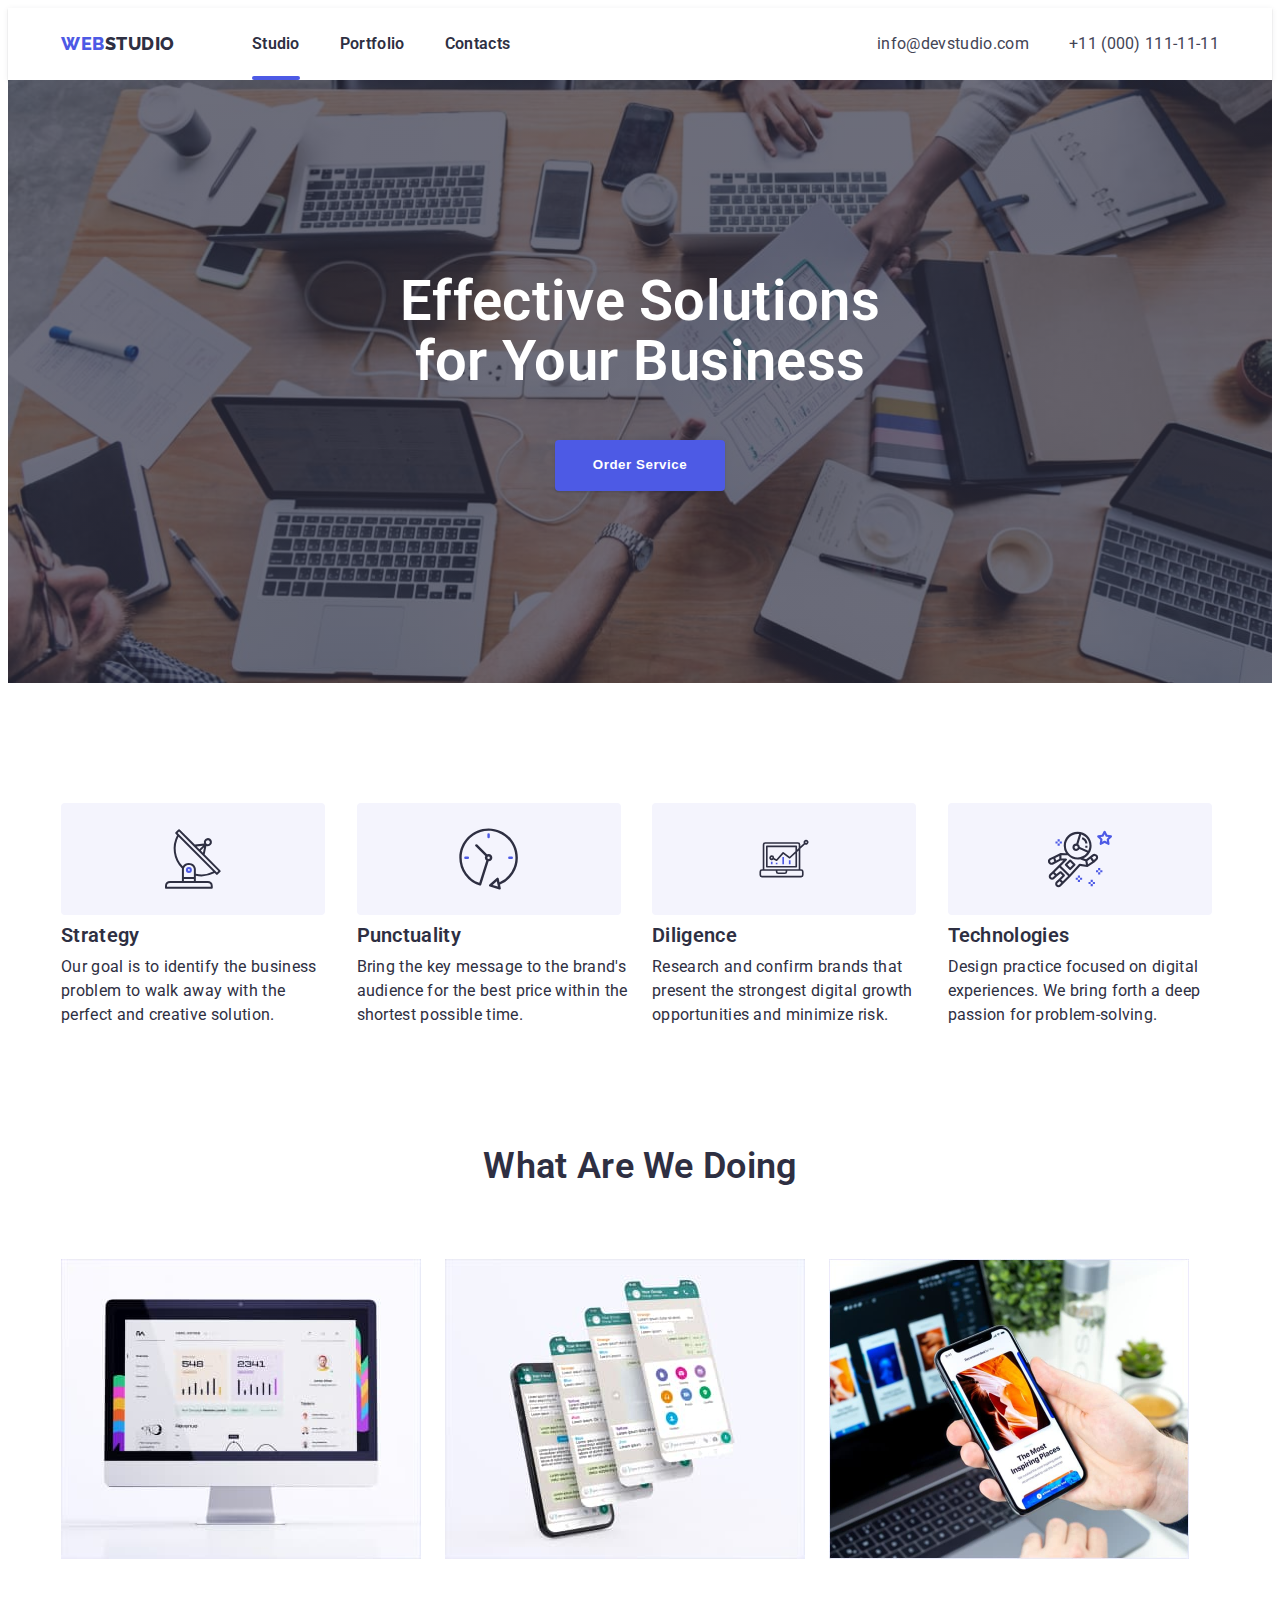
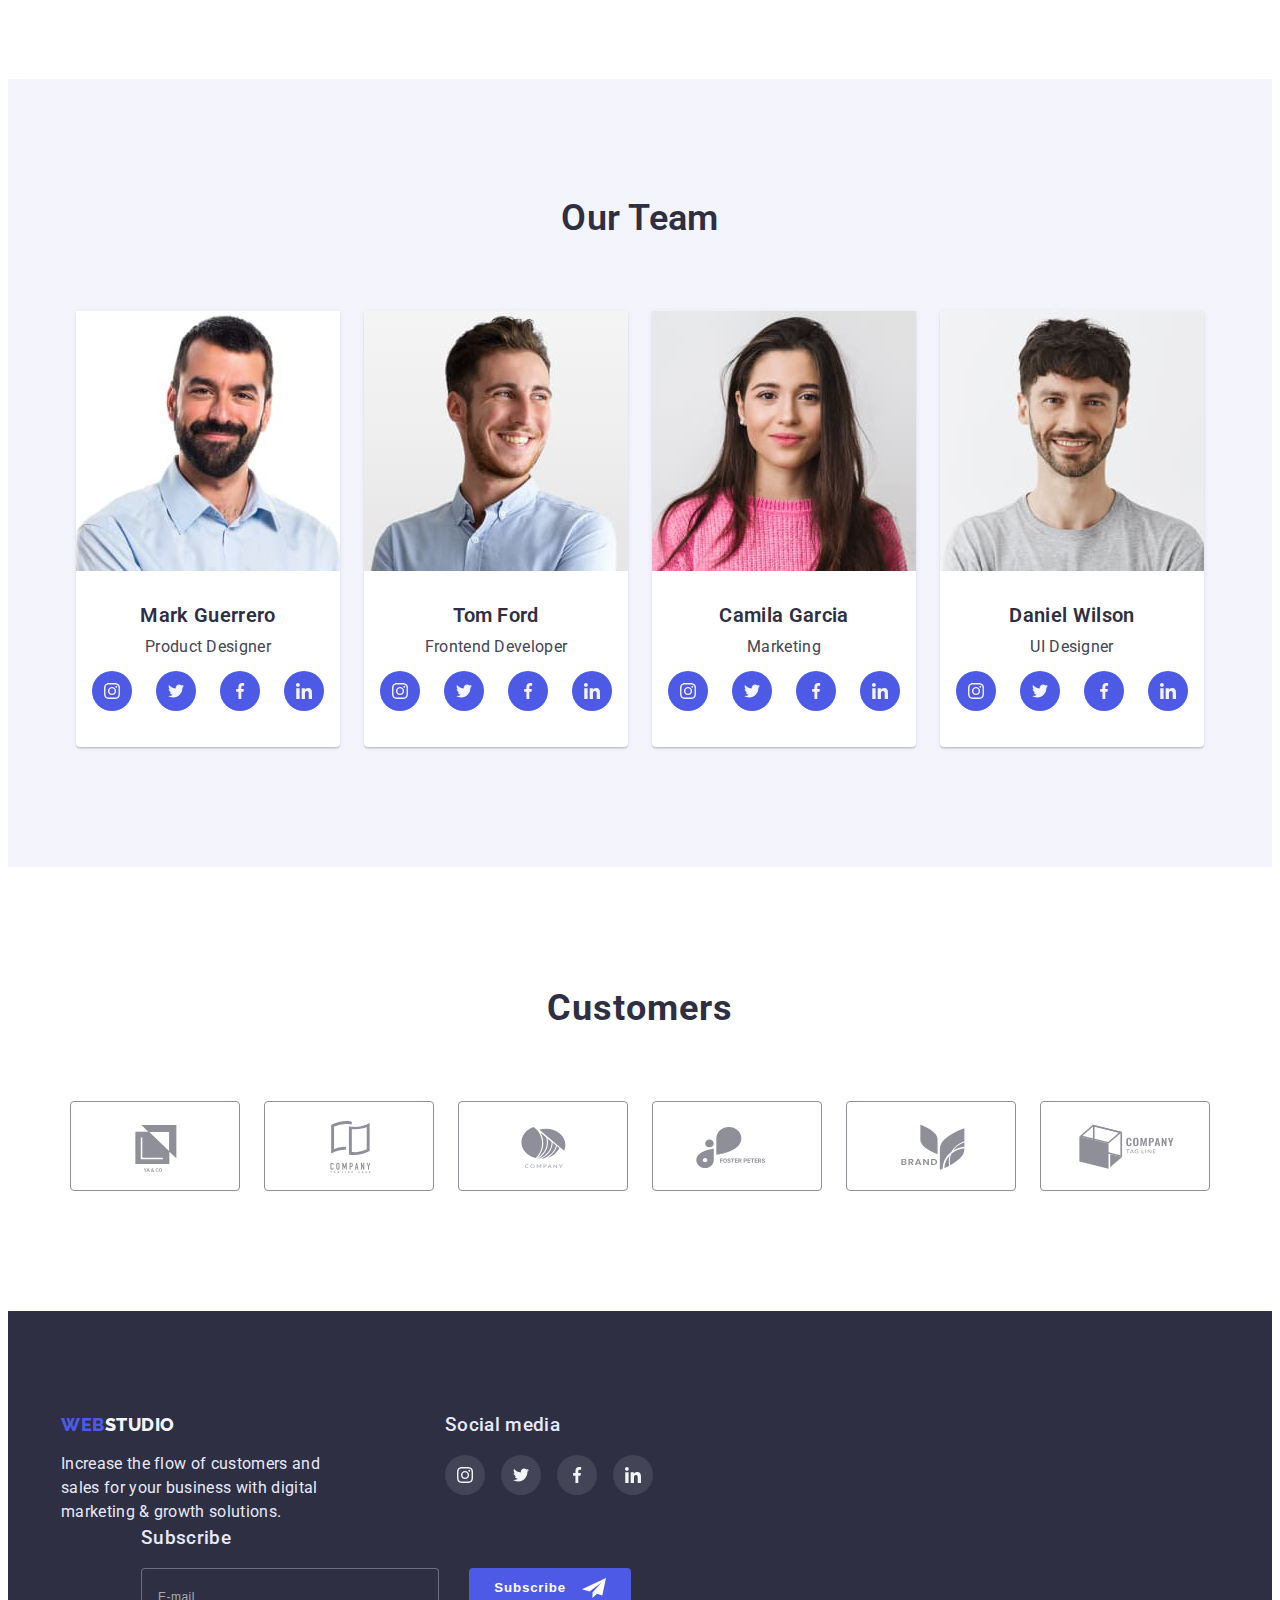
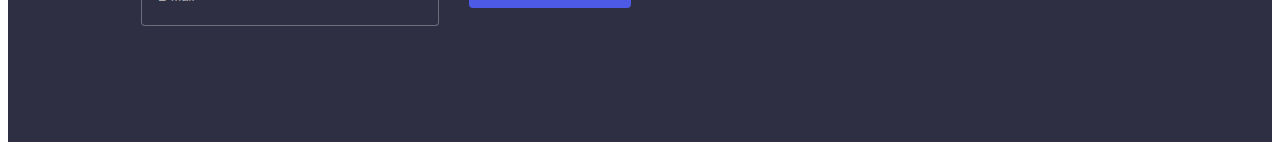
<file: index.html>
<!DOCTYPE html>
<html lang="en">

<head>
	<meta charset="UTF-8">
	<meta http-equiv="X-UA-Compatible" content="IE=edge">
	<meta name="viewport" content="width=device-width, initial-scale=1.0">
	<link rel="preconnect" href="https://fonts.googleapis.com">
	<link rel="preconnect" href="https://fonts.gstatic.com" crossorigin>
	<link href="https://fonts.googleapis.com/css2?family=Raleway:wght@700&family=Roboto:wght@400;500;700;900&display=swap"
		rel="stylesheet">
	<link rel="stylesheet" href="https://cdnjs.cloudflare.com/ajax/libs/modern-normalize/1.1.0/modern-normalize.min.css"
		integrity="sha512-wpPYUAdjBVSE4KJnH1VR1HeZfpl1ub8YT/NKx4PuQ5NmX2tKuGu6U/JRp5y+Y8XG2tV+wKQpNHVUX03MfMFn9Q=="
		crossorigin="anonymous" referrerpolicy="no-referrer">
	<link rel="stylesheet" href="./css/styles.css">
	<title>Студія</title>
</head>

<body>

	<!-- Навигация -->
	<header class="page-header">
		<div class="header container">
			<nav class="page-nav">
				<a href="./index.html" class="logo"><span>Web</span>Studio</a>
				<ul class="nav-items">
					<li class="item">
						<a href="./index.html" class="link current">Studio</a>
					</li>
					<li class="item">
						<a href="./portfolio.html" class="link">Portfolio</a>
					</li>
					<li class="item">
						<a href="" class="link">Contacts</a>
					</li>
				</ul>
				<button type="button" class="mobile-button js-open-menu">
					<svg width="29.54" height="18.62">
						<use href="./images/icons.svg#icon-burger"></use>
					</svg>
				</button>
			</nav>
			<ul class="menu-contacts">
				<li class="item">
					<a href="mailto:info@devstudio.com" class="link">info@devstudio.com</a>
				</li>
				<li class="item">
					<a href="tel:+110001111111" class="link">+11 (000) 111-11-11</a>
				</li>
			</ul>
		</div>
		<div class="mobile-modal js-menu-container">
			<div class="mobile-modal-container">
				<button type="button" class="mobile-button-close js-close-menu">
					<svg width="8" height="8">
						<use href="./images/icons.svg#icon-close"></use>
					</svg>
				</button>
				<ul class="mobile-nav">
					<li class="item">
						<a href="./index.html" class="link">Studio</a>
					</li>
					<li class="item">
						<a href="./portfolio.html" class="link">Portfolio</a>
					</li>
					<li class="item">
						<a href="" class="link active">Contacts</a>
					</li>
				</ul>
				<div>
					<ul class="mobile-contacts">
						<li class="item">
							<a href="tel:+110001111111" class="link mobile">+11 (000) 111-11-11</a>
						</li>
						<li class="item">
							<a href="mailto:info@devstudio.com" class="link email">info@devstudio.com</a>
						</li>
					</ul>
					<ul class="mobile social-icons">
						<li class="item">
							<a class="link" href="">
								<svg class="icon">
									<use href="./images/icons.svg#icon-instagram"></use>
								</svg>
							</a>
						</li>
						<li class="item">
							<a class="link" href="">
								<svg class="icon">
									<use href="./images/icons.svg#icon-twitter"></use>
								</svg>
							</a>
						</li>
						<li class="item">
							<a class="link" href="">
								<svg class="icon">
									<use href="./images/icons.svg#icon-facebook"></use>
								</svg>
							</a>
						</li>
						<li class="item">
							<a class="link" href="">
								<svg class="icon">
									<use href="./images/icons.svg#icon-linkedin"></use>
								</svg>
							</a>
						</li>
					</ul>
				</div>
			</div>
		</div>
	</header>

	<main>
		<!-- Герой -->
		<div class="page-hero">
			<section class="hero container">
				<h1 class="heading">Effective Solutions for Your Business</h1>
				<button data-modal-open class="button" type="button">Order Service</button>
			</section>
		</div>

		<!-- Наши цели -->
		<section class="features-desc section">
			<div class="features-desc container">
				<ul class="features-list">
					<li class="item">
						<div class="feature-icon">
							<svg width="59.72" height="64">
								<use href="./images/icons.svg#icon-antenna"></use>
							</svg>
						</div>
						<h3 class="title">Strategy</h3>
						<p class="text">Our goal is to identify the business
							problem to walk away with the perfect and creative solution.</p>
					</li>
					<li class="item">
						<div class="feature-icon">
							<svg width="61.22" height="64">
								<use href="./images/icons.svg#icon-clock"></use>
							</svg>
						</div>
						<h3 class="title">Punctuality</h3>
						<p class="text">Bring the key message to the brand's audience for the best price within the shortest
							possible
							time.</p>
					</li>
					<li class="item">
						<div class="feature-icon">
							<svg width="64" height="49.09">
								<use href="./images/icons.svg#icon-diagram"></use>
							</svg>
						</div>
						<h3 class="title">Diligence</h3>
						<p class="text">Research and confirm brands that present the strongest digital growth opportunities and
							minimize risk.</p>
					</li>
					<li class="item">
						<div class="feature-icon">
							<svg width="64" height="64">
								<use href="./images/icons.svg#icon-astronaut"></use>
							</svg>
						</div>
						<h3 class="title">Technologies</h3>
						<p class="text">Design practice focused on digital experiences. We bring forth a deep passion for
							problem-solving.</p>
					</li>
				</ul>
			</div>
		</section>

		<!-- Что мы делаем -->
		<section class="features-examples section">
			<div class="features-examples container">
				<h2 class="heading">What Are We Doing</h2>
				<ul class="examples-list">
					<li class="item">
						<img srcset="./images/monitor@2x.jpg 2x" src="./images/monitor.jpg" class="image" width="360" alt="monitor">
					</li>
					<li class="item">
						<img srcset="./images/layers@2x.jpg 2x" src="./images/layers.jpg" class="image" width="360" alt="layers">
					</li>
					<li class="item">
						<img srcset="./images/phone@2x.jpg" src="./images/phone.jpg" class="image" width="360" alt="phone">
					</li>
				</ul>
			</div>
		</section>

		<!-- Наша команда -->
		<section class="team-cards section">
			<div class="team-cards container">
				<h2 class="heading">Our Team</h2>
				<ul class="team-list">
					<li class="item">
						<img srcset="./images/markguerrero@2x.jpg 2x" src="./images/markguerrero.jpg" class="image" width="264"
							alt="Mark Guerrero">
						<div class="team-list block">
							<h3 class="title">Mark Guerrero</h3>
							<p class="text">Product Designer</p>
							<div class="social-icons">
								<ul class="list">
									<li class="item">
										<a class="link" href="">
											<svg class="icon">
												<use href="./images/icons.svg#icon-instagram"></use>
											</svg>
										</a>
									</li>
									<li class="item">
										<a class="link" href="">
											<svg class="icon">
												<use href="./images/icons.svg#icon-twitter"></use>
											</svg>
										</a>
									</li>
									<li class="item">
										<a class="link" href="">
											<svg class="icon">
												<use href="./images/icons.svg#icon-facebook"></use>
											</svg>
										</a>
									</li>
									<li class="item">
										<a class="link" href="">
											<svg class="icon">
												<use href="./images/icons.svg#icon-linkedin"></use>
											</svg>
										</a>
									</li>
								</ul>
							</div>
						</div>
					</li>
					<li class="item">
						<img srcset="./images/tomford@2x.jpg 2x" src="./images/tomford.jpg" class="image" width="264"
							alt="Tom Ford">
						<div class="team-list block">
							<h3 class="title">Tom Ford</h3>
							<p class="text">Frontend Developer</p>
							<div class="social-icons">
								<ul class="list">
									<li class="item">
										<a class="link" href="">
											<svg class="icon">
												<use href="./images/icons.svg#icon-instagram"></use>
											</svg>
										</a>
									</li>
									<li class="item">
										<a class="link" href="">
											<svg class="icon">
												<use href="./images/icons.svg#icon-twitter"></use>
											</svg>
										</a>
									</li>
									<li class="item">
										<a class="link" href="">
											<svg class="icon">
												<use href="./images/icons.svg#icon-facebook"></use>
											</svg>
										</a>
									</li>
									<li class="item">
										<a class="link" href="">
											<svg class="icon">
												<use href="./images/icons.svg#icon-linkedin"></use>
											</svg>
										</a>
									</li>
								</ul>
							</div>
						</div>
					<li class="item">
						<img srcset="./images/camilagarcia@2x.jpg 2x" src="./images/camilagarcia.jpg" class="image" width="264"
							alt="Camila Garcia">
						<div class="team-list block">
							<h3 class="title">Camila Garcia</h3>
							<p class="text">Marketing</p>
							<div class="social-icons">
								<ul class="list">
									<li class="item">
										<a class="link" href="">
											<svg class="icon">
												<use href="./images/icons.svg#icon-instagram"></use>
											</svg>
										</a>
									</li>
									<li class="item">
										<a class="link" href="">
											<svg class="icon">
												<use href="./images/icons.svg#icon-twitter"></use>
											</svg>
										</a>
									</li>
									<li class="item">
										<a class="link" href="">
											<svg class="icon">
												<use href="./images/icons.svg#icon-facebook"></use>
											</svg>
										</a>
									</li>
									<li class="item">
										<a class="link" href="">
											<svg class="icon">
												<use href="./images/icons.svg#icon-linkedin"></use>
											</svg>
										</a>
									</li>
								</ul>
							</div>
						</div>
					<li class="item">
						<img srcset="./images/danielwilson@2x.jpg 2x" src="./images/danielwilson.jpg" class="image" width="264"
							alt="Daniel Wilson">
						<div class="team-list block">
							<h3 class="title">Daniel Wilson</h3>
							<p class="text">UI Designer</p>
							<div class="social-icons">
								<ul class="list">
									<li class="item">
										<a class="link" href="">
											<svg class="icon">
												<use href="./images/icons.svg#icon-instagram"></use>
											</svg>
										</a>
									</li>
									<li class="item">
										<a class="link" href="">
											<svg class="icon">
												<use href="./images/icons.svg#icon-twitter"></use>
											</svg>
										</a>
									</li>
									<li class="item">
										<a class="link" href="">
											<svg class="icon">
												<use href="./images/icons.svg#icon-facebook"></use>
											</svg>
										</a>
									</li>
									<li class="item">
										<a class="link" href="">
											<svg class="icon">
												<use href="./images/icons.svg#icon-linkedin"></use>
											</svg>
										</a>
									</li>
								</ul>
							</div>
						</div>
				</ul>
			</div>
		</section>
		<section class="customers section">
			<div class="customers container">
				<h2 class="heading">Customers</h2>
				<ul class="list">
					<li class="item">
						<a class="link" href="">
							<svg class="icon" width="104" height="56">
								<use href="./images/icons.svg#icon-client1"></use>
							</svg>
						</a>
					</li>
					<li class="item">
						<a class="link" href="">
							<svg class="icon" width="104" height="56">
								<use href="./images/icons.svg#icon-client2"></use>
							</svg>
						</a>
					</li>
					<li class="item">
						<a class="link" href="">
							<svg class="icon" width="104" height="56">
								<use href="./images/icons.svg#icon-client3"></use>
							</svg>
						</a>
					</li>
					<li class="item">
						<a class="link" href="">
							<svg class="icon" width="104" height="56">
								<use href="./images/icons.svg#icon-client4"></use>
							</svg>
						</a>
					</li>
					<li class="item">
						<a class="link" href="">
							<svg class="icon" width="104" height="56">
								<use href="./images/icons.svg#icon-client5"></use>
							</svg>
						</a>
					</li>
					<li class="item">
						<a class="link" href="">
							<svg class="icon" width="104" height="56">
								<use href="./images/icons.svg#icon-client6"></use>
							</svg>
						</a>
					</li>
				</ul>
			</div>
		</section>
	</main>

	<!-- Подвал -->
	<footer class="page-footer section">
		<div class="page-footer container">
			<div class="footer-content">
				<div class="logo-block">
					<a href="" class="logo footer"><span>Web</span>Studio</a>
					<p class="text footer">Increase the flow of customers and sales for your business with digital marketing &
						growth
						solutions.</p>
				</div>
				<div class="social-icons footer">
					<h3 class="title">Social media</h3>
					<ul class="list">
						<li class="item">
							<a class="link" href="">
								<svg class="icon">
									<use href="./images/icons.svg#icon-instagram"></use>
								</svg>
							</a>
						</li>
						<li class="item">
							<a class="link" href="">
								<svg class="icon">
									<use href="./images/icons.svg#icon-twitter"></use>
								</svg>
							</a>
						</li>
						<li class="item">
							<a class="link" href="">
								<svg class="icon">
									<use href="./images/icons.svg#icon-facebook"></use>
								</svg>
							</a>
						</li>
						<li class="item">
							<a class="link" href="">
								<svg class="icon">
									<use href="./images/icons.svg#icon-linkedin"></use>
								</svg>
							</a>
						</li>
					</ul>
				</div>

				<form class="subscribe">
					<h3 class="title">Subscribe</h3>
					<div class="form-field">
						<label class="subscribe-label">
							<input class="subscribe-input" type="email" name="email" id="email" required placeholder="E-mail">
						</label>
						<button class="subscribe-button button" type="submit">Subscribe
							<svg class="icon" width="24" height="20">
								<use href="./images/icons.svg#icon-send"></use>
							</svg>
						</button>
					</div>
				</form>
			</div>
		</div>
	</footer>

	<div class="backdrop is-hidden" data-modal>
		<div class="modal">
			<button data-modal-close class="button-close" type="button">
				<svg class="icon" width="8" height="8">
					<use href="./images/icons.svg#icon-close"></use>
				</svg>
			</button>
			<form class="form">
				<h4 class="title">Leave your contacts and we will call you back</h4>
				<div class="form-field">
					<label>
						<span class="form-label">Name</span>
						<span class="form-input-wrapper">
							<input class="form-input" type="text" name="name" required pattern="[a-zA-Zа-яА-Я]+" minlength="2">
							<svg class="form-icon" width="12" height="12">
								<use href="./images/icons.svg#icon-user"></use>
							</svg>
						</span>
					</label>
				</div>
				<div class="form-field">
					<label>
						<span class="form-label">Phone</span>
						<span class="form-input-wrapper">
							<input class="form-input" type="tel" name="phone" required pattern="[0-9]{3}-[0-9]{3}-[0-9]{2}-[0-9]{2}"
								title="XXX-XXX-XX-XX">
							<svg class="form-icon" width="13" height="13">
								<use href="./images/icons.svg#icon-phone"></use>
							</svg>
						</span>
					</label>
				</div>
				<div class="form-field">
					<label>
						<span class="form-label">Email</span>
						<span class="form-input-wrapper">
							<input class="form-input" type="email" name="email" required>
							<svg class="form-icon" width="15" height="12">
								<use href="./images/icons.svg#icon-mail"></use>
							</svg>
						</span>
					</label>
				</div>
				<div class="form-field">
					<label>
						<span class="form-label">Comment</span>
						<span class="form-textarea-wrapper">
							<textarea class="form-textarea" name="comment" placeholder="Text input"></textarea>
						</span>
					</label>
				</div>
				<div class="form-policy">
					<input class="form-checkbox visually-hidden" type="checkbox" name="policy" id="policy">
					<label class="form-label policy" for="policy">
						I accept the terms and conditions of the <a class="link" href="">Privacy Policy</a>
					</label>
				</div>
				<button class="button" type="submit">Send</button>
			</form>
		</div>
	</div>
	<script src="./js/modal.js"></script>
	<script src="./js/mobile-menu.js"></script>
</body>

</html>
</file>
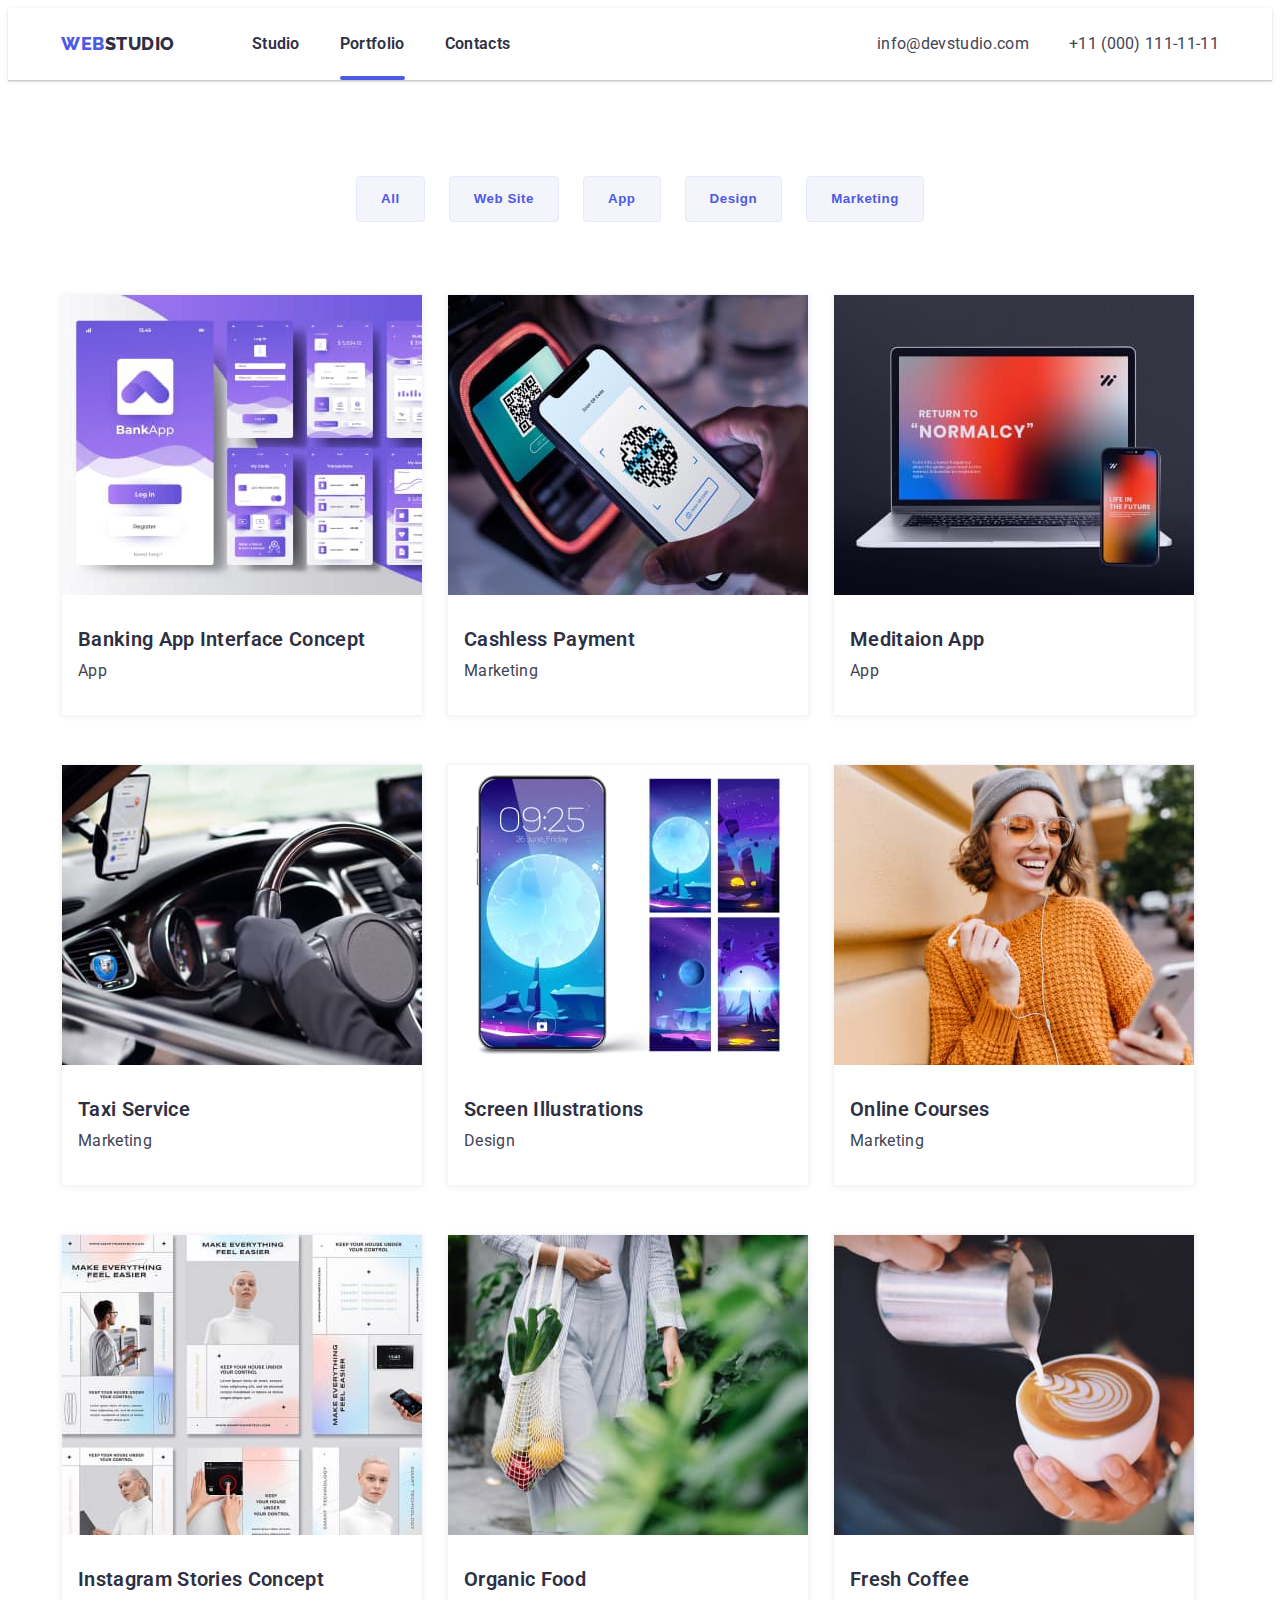
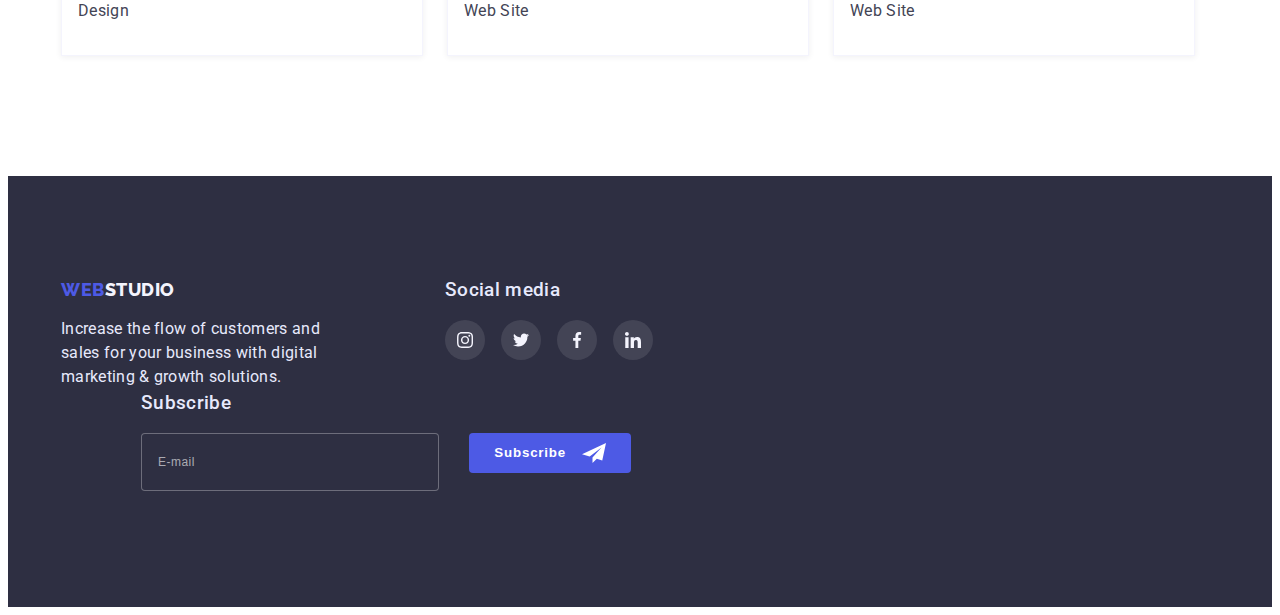
<file: portfolio.html>
<!DOCTYPE html>
<html lang="en">

<head>
	<meta charset="UTF-8">
	<meta http-equiv="X-UA-Compatible" content="IE=edge">
	<meta name="viewport" content="width=device-width, initial-scale=1.0">
	<link rel="preconnect" href="https://fonts.googleapis.com">
	<link rel="preconnect" href="https://fonts.gstatic.com" crossorigin>
	<link href="https://fonts.googleapis.com/css2?family=Raleway:wght@700&family=Roboto:wght@400;500;700;900&display=swap"
		rel="stylesheet">
	<link rel="stylesheet" href="https://cdnjs.cloudflare.com/ajax/libs/modern-normalize/1.1.0/modern-normalize.min.css"
		integrity="sha512-wpPYUAdjBVSE4KJnH1VR1HeZfpl1ub8YT/NKx4PuQ5NmX2tKuGu6U/JRp5y+Y8XG2tV+wKQpNHVUX03MfMFn9Q=="
		crossorigin="anonymous" referrerpolicy="no-referrer">
	<link rel="stylesheet" href="./css/styles.css">
	<title>Портфоліо</title>
</head>

<body>

	<!-- Навигация -->
	<header class="page-header">
		<div class="header container">
			<nav class="page-nav">
				<a href="./index.html" class="logo"><span>Web</span>Studio</a>
				<ul class="nav-items">
					<li class="item">
						<a href="./index.html" class="link">Studio</a>
					</li>
					<li class="item">
						<a href="./portfolio.html" class="link current">Portfolio</a>
					</li>
					<li class="item">
						<a href="" class="link">Contacts</a>
					</li>
				</ul>
				<button type="button" class="mobile-button js-open-menu">
					<svg width="29.54" height="18.62">
						<use href="./images/icons.svg#icon-burger"></use>
					</svg>
				</button>
			</nav>
			<ul class="menu-contacts">
				<li class="item">
					<a href="mailto:info@devstudio.com" class="link">info@devstudio.com</a>
				</li>
				<li class="item">
					<a href="tel:+110001111111" class="link">+11 (000) 111-11-11</a>
				</li>
			</ul>
		</div>
		<div class="mobile-modal js-menu-container">
			<div class="mobile-modal-container">
				<button type="button" class="mobile-button-close js-close-menu">
					<svg width="8" height="8">
						<use href="./images/icons.svg#icon-close"></use>
					</svg>
				</button>
				<ul class="mobile-nav">
					<li class="item">
						<a href="./index.html" class="link">Studio</a>
					</li>
					<li class="item">
						<a href="./portfolio.html" class="link">Portfolio</a>
					</li>
					<li class="item">
						<a href="" class="link active">Contacts</a>
					</li>
				</ul>
				<ul class="mobile-contacts">
					<li class="item">
						<a href="tel:+110001111111" class="link mobile">+11 (000) 111-11-11</a>
					</li>
					<li class="item">
						<a href="mailto:info@devstudio.com" class="link email">info@devstudio.com</a>
					</li>
				</ul>
				<ul class="mobile social-icons">
					<li class="item">
						<a class="link" href="">
							<svg class="icon">
								<use href="./images/icons.svg#icon-instagram"></use>
							</svg>
						</a>
					</li>
					<li class="item">
						<a class="link" href="">
							<svg class="icon">
								<use href="./images/icons.svg#icon-twitter"></use>
							</svg>
						</a>
					</li>
					<li class="item">
						<a class="link" href="">
							<svg class="icon">
								<use href="./images/icons.svg#icon-facebook"></use>
							</svg>
						</a>
					</li>
					<li class="item">
						<a class="link" href="">
							<svg class="icon">
								<use href="./images/icons.svg#icon-linkedin"></use>
							</svg>
						</a>
					</li>
				</ul>
			</div>
		</div>
	</header>


	<main class="portfolio section">
		<div class="container">
			<!-- Фильтр -->
			<ul class="filter-buttons">
				<li class="item"><button class="button" type="button">All</button></li>
				<li class="item"><button class="button" type="button">Web Site</button></li>
				<li class="item"><button class="button" type="button">App</button></li>
				<li class="item"><button class="button" type="button">Design</button></li>
				<li class="item"><button class="button" type="button">Marketing</button></li>
			</ul>

			<!-- Карточки -->
			<section class="project-section">
				<ul class="project-cards">
					<li class="card">
						<a href="">
							<div class="img-block">
								<img src="./images/bank-app.jpg" class="image" width="360" alt="Banking App Interface image">
								<div class="overlay">
									<p>Lorem ipsum dolor sit amet consectetur adipisicing elit. Corporis, eveniet.</p>
								</div>
							</div>
							<div class="block">
								<h3 class="title">Banking App Interface Concept</h3>
								<p class="text">App</p>
							</div>
						</a>
					</li>
					<li class="card">
						<a href="">
							<div class="img-block">
								<img src="./images/cashless-payment.jpg" class="image" width="360" alt="Cashless Payment">
								<div class="overlay">
									<p>Lorem ipsum dolor sit amet consectetur adipisicing elit. Corporis, eveniet.</p>
								</div>
							</div>
							<div class="block">
								<h3 class="title">Cashless Payment</h3>
								<p class="text">Marketing</p>
							</div>
						</a>
					</li>
					<li class="card">
						<a href="">
							<div class="img-block">
								<img src="./images/meditaion-app.jpg" class="image" width="360" alt="Meditaion App image">
								<div class="overlay">
									<p>Lorem ipsum dolor sit amet consectetur adipisicing elit. Corporis, eveniet.</p>
								</div>
							</div>
							<div class="block">
								<h3 class="title">Meditaion App</h3>
								<p class="text">App</p>
							</div>
						</a>
					</li>
					<li class="card">
						<a href="">
							<div class="img-block">
								<img src="./images/taxi-service.jpg" class="image" width="360" alt="Taxi Service image">
								<div class="overlay">
									<p>Lorem ipsum dolor sit amet consectetur adipisicing elit. Corporis, eveniet.</p>
								</div>
							</div>
							<div class="block">
								<h3 class="title">Taxi Service</h3>
								<p class="text">Marketing</p>
							</div>
						</a>
					</li>
					<li class="card">
						<a href="">
							<div class="img-block">
								<img src="./images/screen-illustrations.jpg" class="image" width="360" alt="Screen Illustrations image">
								<div class="overlay">
									<p>Lorem ipsum dolor sit amet consectetur adipisicing elit. Corporis, eveniet.</p>
								</div>
							</div>
							<div class="block">
								<h3 class="title">Screen Illustrations</h3>
								<p class="text">Design</p>
							</div>
						</a>
					</li>
					<li class="card">
						<a href="">
							<div class="img-block">
								<img src="./images/online-courses.jpg" class="image" width="360" alt="Online Courses image">
								<div class="overlay">
									<p>Lorem ipsum dolor sit amet consectetur adipisicing elit. Corporis, eveniet.</p>
								</div>
							</div>
							<div class="block">
								<h3 class="title">Online Courses</h3>
								<p class="text">Marketing</p>
							</div>
						</a>
					</li>
					<li class="card">
						<a href="">
							<div class="img-block">
								<img src="./images/instagram-stories-concept.jpg" class="image" width="360"
									alt="Instagram Stories Concept image">
								<div class="overlay">
									<p>Lorem ipsum dolor sit amet consectetur adipisicing elit. Corporis, eveniet.</p>
								</div>
							</div>
							<div class="block">
								<h3 class="title">Instagram Stories Concept</h3>
								<p class="text">Design</p>
							</div>
						</a>
					</li>
					<li class="card">
						<a href="">
							<div class="img-block">
								<img src="./images/organic-food.jpg" class="image" width="360" alt="Organic Food image">
								<div class="overlay">
									<p>Lorem ipsum dolor sit amet consectetur adipisicing elit. Corporis, eveniet.</p>
								</div>
							</div>
							<div class="block">
								<h3 class="title">Organic Food</h3>
								<p class="text">Web Site</p>
							</div>
						</a>
					</li>
					<li class="card">
						<a href="">
							<div class="img-block">
								<img src="./images/fresh-coffee.jpg" class="image" width="360" alt="Fresh Coffee image">
								<div class="overlay">
									<p>Lorem ipsum dolor sit amet consectetur adipisicing elit. Corporis, eveniet.</p>
								</div>
							</div>
							<div class="block">
								<h3 class="title">Fresh Coffee</h3>
								<p class="text">Web Site</p>
							</div>
						</a>
					</li>
				</ul>
			</section>
		</div>
	</main>

	<!-- Подвал -->
	<footer class="page-footer section">
		<div class="page-footer container">
			<div class="footer-content">
				<div class="logo-block">
					<a href="" class="logo footer"><span>Web</span>Studio</a>
					<p class="text footer">Increase the flow of customers and sales for your business with digital marketing &
						growth
						solutions.</p>
				</div>
				<div class="social-icons footer">
					<h3 class="title">Social media</h3>
					<ul class="list">
						<li class="item">
							<a class="link" href="">
								<svg class="icon">
									<use href="./images/icons.svg#icon-instagram"></use>
								</svg>
							</a>
						</li>
						<li class="item">
							<a class="link" href="">
								<svg class="icon">
									<use href="./images/icons.svg#icon-twitter"></use>
								</svg>
							</a>
						</li>
						<li class="item">
							<a class="link" href="">
								<svg class="icon">
									<use href="./images/icons.svg#icon-facebook"></use>
								</svg>
							</a>
						</li>
						<li class="item">
							<a class="link" href="">
								<svg class="icon">
									<use href="./images/icons.svg#icon-linkedin"></use>
								</svg>
							</a>
						</li>
					</ul>
				</div>

				<form class="subscribe">
					<h3 class="title">Subscribe</h3>
					<div class="form-field">
						<label class="subscribe-label">
							<input class="subscribe-input" type="email" name="email" id="email" required placeholder="E-mail">
						</label>
						<button class="subscribe-button button" type="submit">Subscribe
							<svg class="icon" width="24" height="20">
								<use href="./images/icons.svg#icon-send"></use>
							</svg>
						</button>
					</div>
				</form>
			</div>
		</div>
	</footer>
	<script src="./js/modal.js"></script>
	<script src="./js/mobile-menu.js"></script>
</body>

</html>
</file>
<file: css/styles.css>
/* Переменные */
:root {
	--brand-color: #4D5AE5;
	--heading-color: #2E2F42;
	--body-color: #434455;
	--raleway: 'Raleway', sans-serif;
	--roboto: 'Roboto', sans-serif;
}

body {
	color: var(--heading-color);
	font-family: var(--roboto);
	font-size: 16px;
	letter-spacing: 0.02em;
}

h1,
h2,
h3,
h4,
h5,
h6,
ul,
p {
	margin-top: 0;
	margin-bottom: 0;
}

a {
	text-decoration: none;
}

ul {
	list-style: none;
	padding: 0;
}

.visually-hidden {
	position: absolute;
	width: 1px;
	height: 1px;
	margin: -1px;
	border: 0;
	padding: 0;
	white-space: nowrap;
	clip-path: inset(100%);
	clip: rect(0 0 0 0);
	overflow: hidden;
}

.section {
	padding: 96px 0;
}

.container {
	width: 100%;
	padding: 0 16px;
}

/* MODAL */
.backdrop {
	position: fixed;
	top: 0;
	left: 0;
	opacity: 1;
	visibility: visible;
	width: 100%;
	height: 100%;
	background: rgba(46, 47, 66, 0.4);
	transition: opacity 250ms cubic-bezier(0.4, 0, 0.2, 1), visibility 250ms cubic-bezier(0.4, 0, 0.2, 1);
}

.is-hidden {
	opacity: 0;
	visibility: hidden;
	pointer-events: none;
}

.modal {
	position: absolute;
	top: 50%;
	left: 50%;
	width: 392px;
	height: 586px;
	padding: 72px 24px 24px;
	background: #FCFCFC;
	box-shadow:
		0px 1px 1px rgba(0, 0, 0, 0.14),
		0px 1px 3px rgba(0, 0, 0, 0.12),
		0px 2px 1px rgba(0, 0, 0, 0.2);
	border-radius: 4px;
	transform: translate(-50%, -50%);
}

.modal .button-close {
	position: absolute;
	top: 24px;
	right: 24px;
	display: flex;
	justify-content: center;
	align-items: center;
	width: 24px;
	height: 24px;
	border-radius: 50%;
	background: #E7E9FC;
	border: 1px solid rgba(0, 0, 0, 0.1);
	transition:
		border 250ms cubic-bezier(0.4, 0, 0.2, 1),
		box-shadow 250ms cubic-bezier(0.4, 0, 0.2, 1);
}

.modal .button-close:hover,
.modal .button-close:focus {
	border: 1px solid var(--brand-color);
	box-shadow:
		0px 1px 6px rgba(46, 47, 66, 0.08),
		0px 1px 1px rgba(46, 47, 66, 0.16),
		0px 2px 1px rgba(46, 47, 66, 0.08);
}

.form {
	display: flex;
	flex-direction: column;
}

.form .title {
	color: var(--heading-color);
	line-height: 1.5;
	text-align: center;
	margin-bottom: 16px;
}

.form-label {
	display: block;
	font-size: 12px;
	line-height: 1.17;
	letter-spacing: 0.01em;
	color: #8E8F99;
	margin-bottom: 4px;
}

.form-input-wrapper {
	position: relative;
	display: block;
	margin-bottom: 8px;
}

.form-input {
	display: block;
	width: 100%;
	height: 40px;
	padding-left: 34px;
	border: 1px solid rgba(33, 33, 33, 0.2);
	border-radius: 4px;
	transition: border-color 250ms cubic-bezier(0.4, 0, 0.2, 1);
}

.form-input:focus,
.form-textarea:focus {
	outline: none;
	border-color: var(--brand-color);
}

.form-input:focus+.form-icon {
	fill: var(--brand-color);
}

.form-icon {
	position: absolute;
	top: 50%;
	left: 19px;
	transform: translateY(-50%);
	fill: var(--heading-color);
	transition: fill 250ms cubic-bezier(0.4, 0, 0.2, 1);
}

.form-textarea-wrapper {
	display: block;
	margin-bottom: 16px;
}

.form-textarea {
	display: block;
	width: 100%;
	height: 120px;
	padding: 8px 16px;
	font-size: 12px;
	line-height: 1.17;
	letter-spacing: 0.01em;
	resize: none;
	border: 1px solid rgba(33, 33, 33, 0.2);
	border-radius: 4px;
	transition: border-color 250ms cubic-bezier(0.4, 0, 0.2, 1);
}

.form-textarea::placeholder {
	color: rgba(117, 117, 117, 0.5);
}

.form-policy .form-label {
	display: flex;
	align-items: center;
	letter-spacing: 0.04em;
	color: #757575;
	margin-bottom: 24px;
}

.form .button {
	display: block;
	margin: 0 auto;
}

.form-label.policy::before {
	content: '';
	width: 16px;
	height: 16px;
	cursor: pointer;
	border: 1.25px solid var(--heading-color);
	border-radius: 2px;
	margin-right: 8px;
	transition:
		background-color 250ms cubic-bezier(0.4, 0, 0.2, 1),
		border 250ms cubic-bezier(0.4, 0, 0.2, 1);
}

.form-checkbox:checked+.form-label.policy::before {
	background-image: url(../images/check.svg);
	background-color: var(--brand-color);
	background-repeat: no-repeat;
	background-position: center;
	border: 1.25px solid var(--brand-color);
}

.form-policy .link {
	color: var(--brand-color);
	margin-left: 4px;
}

.form-checkbox:focus+.form-label.policy::before {
	border: 1.25px solid var(--brand-color);
}

/* OVERLAY */
.img-block {
	position: relative;
	overflow: hidden;
}

.overlay {
	position: absolute;
	top: 0;
	left: 0;
	width: 100%;
	height: 100%;
	background-color: var(--brand-color);
	transform: translateY(100%);
	transition: transform 250ms cubic-bezier(0.4, 0, 0.2, 1);
}

.overlay>p {
	color: #F4F4FD;
	line-height: 1.5;
	padding: 40px 32px;
}

.project-cards .card:hover .overlay {
	transform: translateY(0);
}

/* Карточки */
.portfolio.section {
	padding: 48px 0;
}

.filter-buttons .button:hover,
.filter-buttons .button:focus {
	box-shadow:
		0px 3px 1px rgba(0, 0, 0, 0.1),
		0px 2px 1px rgba(0, 0, 0, 0.08),
		0px 2px 2px rgba(0, 0, 0, 0.12);
}

.project-cards {
	display: flex;
	flex-wrap: wrap;
	row-gap: 48px;
}

.project-cards .image {
	max-width: 100%;
	width: 396px;
}

.project-cards .card {
	max-width: 396px;
	border: 0.5px solid #F4F4FD;
	box-shadow: 0px 1px 6px rgba(46, 47, 66, 0.08);
	transition: box-shadow 250ms cubic-bezier(0.4, 0, 0.2, 1);
}

.project-cards .title,
.project-cards .text {
	margin-left: 16px;
}

.project-cards .card:hover,
.project-cards .card:focus {
	border: 0.5px solid #F4F4FD;
	box-shadow:
		0px 1px 6px rgba(46, 47, 66, 0.08),
		0px 1px 1px rgba(46, 47, 66, 0.16),
		0px 2px 1px rgba(46, 47, 66, 0.08);
}

/* Логотип */
.logo {
	display: block;
	padding: 24px 0;
	margin-right: 77px;
	color: var(--heading-color);
	font-family: var(--raleway);
	font-size: 18px;
	font-weight: 800;
	line-height: 1.33;
	text-transform: uppercase;
	letter-spacing: 0.03em;
	transition: color 250ms cubic-bezier(0.4, 0, 0.2, 1);
}

.logo span {
	color: var(--brand-color);
}

.logo:hover,
.logo:focus,
.logo.footer:hover,
.logo.footer:focus {
	color: var(--body-color);
}

/* Кнопки */
.filter-buttons .button,
.hero .button,
.form .button {
	color: var(--brand-color);
	background: #F4F4FD;
	border: 1px solid #E7E9FC;
	border-radius: 4px;
	font-weight: 600;
	line-height: 1.5;
	letter-spacing: 0.04em;
	cursor: pointer;
}

.hero .button,
.form .button {
	width: 170px;
	height: 51px;
	color: #fff;
	border: 1px solid transparent;
	background: var(--brand-color);
	box-shadow:
		0px 1px 6px rgba(46, 47, 66, 0.08),
		0px 1px 1px rgba(46, 47, 66, 0.16),
		0px 2px 1px rgba(46, 47, 66, 0.08);
	border-radius: 4px;
	transition:
		border 250ms cubic-bezier(0.4, 0, 0.2, 1),
		color 250ms cubic-bezier(0.4, 0, 0.2, 1),
		box-shadow 250ms cubic-bezier(0.4, 0, 0.2, 1),
		background 250ms cubic-bezier(0.4, 0, 0.2, 1);
}

.hero .button:hover,
.hero .button:focus,
.form .button:hover,
.form .button:focus {
	box-shadow: 0px 4px 4px rgba(0, 0, 0, 0.15);
}

.hero .button:active,
.form .button:active {
	background: #404BBF;
	box-shadow: 0px 4px 4px rgba(0, 0, 0, 0.15);
}

.button:hover,
.button:focus {
	color: #FFFFFF;
	border: 1px solid transparent;
	background: var(--brand-color);
}

/* Хедер */
.page-header {
	box-shadow:
		0px 2px 1px rgba(46, 47, 66, 0.08),
		0px 1px 1px rgba(46, 47, 66, 0.16),
		0px 1px 6px rgba(46, 47, 66, 0.08);
}

/* Герой */
.page-hero {
	max-width: 1440px;
	margin: 0 auto;
	background-image:
		linear-gradient(to right, #2e2f42b3, #2e2f42b3),
		url(../images/people-office-mobile.jpg);
	background-size: cover;
	background-repeat: no-repeat;
	text-align: center;
	background-color: var(--heading-color);
}

@media screen and (min-device-pixel-ratio: 2),
screen and (min-resolution: 192dpi),
screen and (min-resolution: 2dppx) {
	.page-hero {
		background-image:
			linear-gradient(to right, #2e2f42b3, #2e2f42b3),
			url(../images/people-office-mobile@2x.jpg);
	}
}

.hero.container {
	text-align: center;
	padding: 112px 0;
}

.hero .heading {
	color: #FFFFFF;
	font-size: 36px;
	font-weight: 700;
	line-height: 1.11;
	margin-bottom: 72px;
	width: 318px;
	margin-left: auto;
	margin-right: auto;
}

/* Социальные сети */
.social-icons .list {
	display: flex;
	justify-content: center;
	align-items: center;
	column-gap: 24px;
}

.social-icons .link {
	display: flex;
	justify-content: center;
	align-items: center;
	background: var(--brand-color);
	width: 40px;
	height: 40px;
	border-radius: 50%;
	transition: background 250ms cubic-bezier(0.4, 0, 0.2, 1);
}

.social-icons .icon {
	width: 16px;
	height: 16px;
}

.social-icons .link:hover,
.social-icons .link:focus {
	background: #31D0AA;
}

/* Наши цели */
.features-desc .title {
	text-align: center;
	margin-bottom: 8px;
}

/* Наша команда */
.team-cards.section {
	margin: 0 auto;
	background-color: #F4F4FD;
}

.team-cards {
	text-align: center;
}

.team-list .block {
	padding: 32px 0 36px;
}

.team-list .image {
	display: block;
}

.team-list>.item {
	box-shadow:
		0px 1px 6px rgba(46, 47, 66, 0.08),
		0px 1px 1px rgba(46, 47, 66, 0.16),
		0px 2px 1px rgba(46, 47, 66, 0.08);
	border-radius: 0px 0px 4px 4px;
	background: #FFFFFF
}

.team-cards>.team-list {
	display: flex;
	flex-direction: column;
	column-gap: 24px;
	row-gap: 72px;
	align-items: center;
	justify-content: center;
}

.team-cards .heading {
	font-size: 36px;
	font-weight: 600;
	line-height: 1.11;
	margin-bottom: 72px;
}

.team-cards .title {
	color: var(--heading-color);
	font-size: 20px;
	font-weight: 600;
	line-height: 1.2;
	margin-bottom: 8px;
}

.team-cards .text {
	color: var(--body-color);
	line-height: 1.5;
	letter-spacing: 0.02em;
	margin-bottom: 12px;
}

/* Клиенты */
.customers .heading {
	font-size: 36px;
	line-height: 42px;
	text-align: center;
	letter-spacing: 0.03em;
	margin-bottom: 72px;
}

.customers .list {
	display: flex;
	flex-wrap: wrap;
	column-gap: 16px;
	row-gap: 72px;
}

.customers .item {
	flex-basis: calc((100% - 16px) / 2);
}

.customers .link {
	display: flex;
	justify-content: center;
	align-items: center;
	max-width: 190px;
	height: 88px;
	border: 1px solid #8E8F99;
	border-radius: 4px;
	fill: #8E8F99;
	transition: fill 250ms cubic-bezier(0.4, 0, 0.2, 1);
}

/* Подвал */
.page-footer.section {
	padding: 96px 0;
}

.page-footer {
	margin: 0 auto;
	background-color: var(--heading-color);
}

.logo.footer {
	display: block;
	width: 115px;
	padding: 0;
	color: #F4F4FD;
	line-height: 1.16;
	margin: 0 auto 16px;
}

.page-footer .title {
	color: #E7E9FC;
	line-height: 1.5;
	margin-bottom: 16px;
	text-align: center;
	font-weight: 500;
}

.text.footer {
	display: block;
	width: 264px;
	margin: 0 auto 72px;
	color: #E7E9FC;
	line-height: 1.5;
}

.social-icons.footer>.list {
	column-gap: 16px;
	margin-bottom: 72px;
}


.subscribe .form-field {
	display: flex;
	flex-wrap: wrap;
	column-gap: 24px;
}

.subscribe-label {
	width: 100%;
}

.subscribe-input {
	width: 100%;
	max-width: 396px;
	height: 40px;
	font-size: 12px;
	outline: none;
	color: #fff;
	padding: 8px 16px;
	border: 1px solid rgba(255, 255, 255, 0.3);
	border-radius: 4px;
	background: var(--heading-color);
	margin-bottom: 16px;
}

.subscribe-input::placeholder {
	font-size: 12px;
	line-height: 2;
	letter-spacing: 0.04em;
	color: rgba(255, 255, 255, 0.6);
}

.subscribe-button {
	display: flex;
	align-items: center;
	justify-content: center;
	width: 168px;
	height: 40px;
	padding: 8px 24px;
	background: #4D5AE5;
	border-radius: 4px;
	border: 1px solid transparent;
	color: #fff;
	font-weight: 700;
	line-height: 1.5;
	letter-spacing: 0.06em;
	cursor: pointer;
}

.subscribe .icon {
	margin-left: 16px;
}

.social-icons.footer .link {
	background: rgba(255, 255, 255, 0.1);
}

.social-icons.footer .link:hover,
.social-icons.footer .link:focus {
	background: #31D0AA;
}

/* Портфолио */
.filter-buttons .button {
	padding: 8px 16px;
	transition:
		box-shadow 250ms cubic-bezier(0.4, 0, 0.2, 1),
		background 250ms cubic-bezier(0.4, 0, 0.2, 1),
		color 250ms cubic-bezier(0.4, 0, 0.2, 1);
}

.filter-buttons {
	display: flex;
	width: 271px;
	margin-bottom: 48px;
	column-gap: 24px;
	row-gap: 16px;
	flex-wrap: wrap;
}

.project-cards .title {
	color: var(--heading-color);
	font-size: 20px;
	font-weight: 600;
	line-height: 1.2;
	margin-bottom: 8px;
}

.project-cards .text {
	color: var(--body-color);
	line-height: 1.5;
	letter-spacing: 0.02em;
}

.project-cards .block {
	padding: 32px 0;
}

.project-cards .image {
	display: block;
}


/******************************************** 0-1199 ********************************************/
@media screen and (max-width:1199px) {
	.features-examples {
		display: none;
	}

	.feature-icon {
		display: none;
	}

	/* Наши цели */
	.features-desc .title {
		color: var(--heading-color);
		font-size: 36px;
		font-weight: 700;
		line-height: 1.11;
	}

	.features-desc .text {
		color: var(--body-color);
		font-weight: 500;
		line-height: 1.5;
	}

}

/******************************************** 0-767 ********************************************/
@media screen and (max-width:767px) {
	.container {
		max-width: 428px;
		margin: 0 auto;
	}

	.logo {
		margin: 0;
	}

	.mobile-button {
		background-color: transparent;
		border: none;
		padding: 0;
		margin: 0;
	}

	.page-nav {
		display: flex;
		align-items: center;
		justify-content: space-between;
		margin: 0 auto;
	}

	.nav-items {
		display: none;
	}

	.menu-contacts {
		display: none;
	}

	.features-list .item:not(:last-child) {
		margin-bottom: 72px;
	}

	/* Подписка */
	.subscribe-button {
		margin: 0 auto;
	}

	/* Mobile Modal */
	.mobile-modal-container {
		position: relative;
		display: flex;
		flex-direction: column;
		justify-content: space-between;
		width: 100%;
		height: 100%;
		max-width: 428px;
		margin: 0 auto;
		padding: 80px 40px 40px;
	}

	.mobile-modal {
		position: fixed;
		top: 0;
		left: 0;
		width: 100%;
		height: 100%;
		z-index: 1000;
		opacity: 0;
		background-color: #ffffff;
		visibility: hidden;
		pointer-events: none;
	}

	.is-open {
		opacity: 1;
		visibility: visible;
		pointer-events: all;
		transition: opacity 500ms linear, visibility 500ms linear;
	}

	.mobile-button-close {
		position: absolute;
		top: 40px;
		right: 40px;
		display: flex;
		justify-content: center;
		align-items: center;
		width: 24px;
		height: 24px;
		border-radius: 50%;
		background: #E7E9FC;
		border: 1px solid rgba(0, 0, 0, 0.1);
		transition:
			border 250ms cubic-bezier(0.4, 0, 0.2, 1),
			box-shadow 250ms cubic-bezier(0.4, 0, 0.2, 1);
	}

	.mobile-button-close:hover,
	.mobile-button-close:focus {
		border: 1px solid var(--brand-color);
		box-shadow:
			0px 1px 6px rgba(46, 47, 66, 0.08),
			0px 1px 1px rgba(46, 47, 66, 0.16),
			0px 2px 1px rgba(46, 47, 66, 0.08);
	}

	.mobile-nav .link {
		display: block;
		font-style: normal;
		font-weight: 700;
		font-size: 36px;
		line-height: 1.11;
		color: var(--heading-color);
		transition: color 250ms cubic-bezier(0.4, 0, 0.2, 1);
	}

	.mobile-nav .active {
		color: #404BBF;
	}

	.mobile-nav .item:not(:last-child) {
		margin-bottom: 40px;
	}

	.mobile-contacts {
		margin-bottom: 48px;
	}

	.mobile-contacts .link.mobile {
		font-style: normal;
		font-weight: 600;
		font-size: 36px;
		line-height: 1.11;
		color: var(--brand-color);
	}

	.mobile-contacts .link.email {
		font-weight: 500;
		font-size: 20px;
		line-height: 1.2;
		color: var(--body-color);
	}

	.mobile-contacts .item:not(:last-child) {
		margin-bottom: 40px;
	}

	.mobile.social-icons {
		display: flex;
		column-gap: 56px;
	}
}


/******************************************** 768-1199 ********************************************/
@media screen and (min-width:768px) {
	.container {
		width: 768px;
		margin: 0 auto;
	}

	.mobile-modal {
		display: none;
	}

	.hero.container {
		text-align: center;
		padding: 112px 0 108px;
	}

	.page-hero {
		background-image:
			linear-gradient(to right, #2e2f42b3, #2e2f42b3),
			url(../images/people-office-tablet.jpg);
	}

	@media screen and (min-device-pixel-ratio: 2),
	screen and (min-resolution: 192dpi),
	screen and (min-resolution: 2dppx) {
		.page-hero {
			background-image:
				linear-gradient(to right, #2e2f42b3, #2e2f42b3),
				url(../images/people-office-tablet@2x.jpg);
		}
	}

	.hero .heading {
		color: #FFFFFF;
		font-size: 56px;
		font-weight: 600;
		line-height: 1.07;
		margin-bottom: 40px;
		width: 492px;
		margin-left: auto;
		margin-right: auto;
	}

	/* Навигация */
	.header.container {
		display: flex;
		align-items: center;
		justify-content: space-between;
	}

	.mobile-button {
		display: none;
	}

	.page-nav {
		display: flex;
		align-items: center;
	}

	.nav-items {
		display: flex;
		column-gap: 40px;
	}

	.nav-items .link {
		position: relative;
		display: block;
		color: var(--heading-color);
		font-weight: 600;
		line-height: 1.5;
		padding: 24px 0;
		transition: color 250ms cubic-bezier(0.4, 0, 0.2, 1);
	}

	.nav-items .link:hover,
	.nav-items .link:focus {
		color: var(--brand-color);
	}

	.link.current::after {
		content: '';
		position: absolute;
		opacity: 1;
		left: 0;
		bottom: 0;
		width: 100%;
		height: 4px;
		background-color: var(--brand-color);
		border-radius: 2px;
	}

	/* Контакты */
	.menu-contacts .link {
		font-size: 12px;
		line-height: 1.33;
		color: var(--body-color);
		transition: color 250ms cubic-bezier(0.4, 0, 0.2, 1);
	}

	/* Наши цели */
	.features-list {
		display: flex;
		flex-wrap: wrap;
		row-gap: 72px;
		column-gap: 24px;
	}

	.features-list .item {
		flex-basis: calc((100% - 24px) / 2);
	}

	.features-desc .title {
		text-align: start;
	}

	/* Наша команда */
	.team-cards>.team-list {
		display: flex;
		flex-direction: initial;
		flex-wrap: wrap;
		row-gap: 56px;
	}

	/* Клиенты */
	.customers .list {
		column-gap: 24px;
		justify-content: center;
		align-items: center;
	}

	.customers .item {
		flex-basis: initial;
	}

	.customers .link {
		width: 168px;
		height: 88px;
	}

	/* Подвал */
	.footer-content {
		width: 552px;
		display: flex;
		flex-wrap: wrap;
		align-items: baseline;
		justify-content: flex-start;
		margin: 0 auto;
		column-gap: 24px;
	}

	/* Подписка */
	.subscribe-label {
		width: 100%;
	}

	.subscribe .form-field {
		display: flex;
		flex-wrap: nowrap;
	}

	.subscribe-input {
		width: 264px;
	}

	.page-footer .title {
		text-align: start;
	}

	/* MODAL */
	.modal {
		width: 408px;
	}

	/* Карточки */
	.portfolio.section {
		padding: 64px 0 96px;
	}

	.filter-buttons {
		width: initial;
		row-gap: initial;
		align-items: center;
		justify-content: center;
	}

	.filter-buttons .button {
		padding: 12px 24px;
	}

	.project-cards {
		row-gap: 72px;
		column-gap: 24px;
	}

	.project-cards .image {
		width: 356px;
	}

	.project-cards .card {
		max-width: 356px;
	}
}

/******************************************** 1200 ********************************************/
@media screen and (min-width:1200px) {
	.section {
		padding: 120px 0;
	}

	.container {
		width: 1158px;
		padding: 0 15px;
	}

	.page-hero {
		background-image:
			linear-gradient(to right, #2e2f42b3, #2e2f42b3),
			url(../images/people-office-desktop.jpg);
	}

	@media screen and (min-device-pixel-ratio: 2),
	screen and (min-resolution: 192dpi),
	screen and (min-resolution: 2dppx) {
		.page-hero {
			background-image:
				linear-gradient(to right, #2e2f42b3, #2e2f42b3),
				url(../images/people-office-desktop@2x.jpg);
		}
	}

	.header.container {
		display: flex;
	}

	/* Контакты */
	.menu-contacts {
		display: flex;
		margin-left: auto;
		column-gap: 40px;
	}

	.menu-contacts .link {
		display: block;
		font-size: 16px;
		line-height: 1.5;
		padding: 24px 0;
		color: var(--body-color);
		transition: color 250ms cubic-bezier(0.4, 0, 0.2, 1);
	}

	.menu-contacts .link:hover,
	.menu-contacts .link:focus {
		color: var(--brand-color);
	}

	.hero.container {
		text-align: center;
		padding: 192px 0;
	}

	.hero .heading {
		margin-bottom: 48px;
	}

	/* Наши цели */
	.features-desc .title {
		font-size: 20px;
		font-weight: 600;
		line-height: 1.2;
	}

	.features-desc .text {
		font-weight: 400;
		line-height: 1.5;
	}

	.features-list {
		display: flex;
		flex-wrap: nowrap;
		row-gap: initial;
		column-gap: initial;
	}

	.features-list .item {
		width: 264px;
	}

	.features-list .item+.item {
		margin-left: 24px;
	}

	.feature-icon {
		display: flex;
		width: 264px;
		height: 112px;
		margin-bottom: 8px;
		justify-content: center;
		align-items: center;
		background: #F4F4FD;
		border-radius: 4px;
	}

	/* Что мы делаем */
	.features-examples {
		display: inherit;
		text-align: center;
		padding-top: 0;
	}

	.features-examples .heading {
		font-size: 36px;
		font-weight: 600;
		line-height: 1.11;
		margin-bottom: 72px;
	}

	.examples-list {
		display: flex;
	}

	.examples-list .image {
		display: block;
	}

	.examples-list .item+.item {
		margin-left: 24px;
	}

	/* Клиенты */
	.customers .list {
		row-gap: 0;
		flex-wrap: nowrap;
	}

	.customers .link:hover,
	.customers .link:focus {
		border: 1px solid var(--brand-color);
		fill: var(--brand-color);
	}

	/* Подвал */
	.page-footer.section {
		padding: 100px 0;
	}

	.footer-content {
		display: flex;
		width: initial;
		column-gap: initial;
		align-items: baseline;
	}

	.logo.footer {
		display: block;
		margin: 0 0 16px;
	}

	.text.footer {
		margin: 0;
	}

	.social-icons.footer {
		margin-left: 120px;
		width: 208px;
	}

	.social-icons.footer>.list {
		margin-bottom: 0px;
	}

	/* Подписка */
	.subscribe {
		margin-left: 80px;
	}

	.subscribe-button {
		margin-left: 24px;
	}

	.subscribe .form-field {
		column-gap: initial;
	}

	.modal {
		height: 584px;
	}

	/* Портфолио */
	.portfolio.section {
		padding: 96px 0 120px;
	}

	.project-cards .image {
		width: 360px;
	}

	.project-cards {
		row-gap: 48px;
	}

	.project-cards .card {
		max-width: 360px;
	}

	.filter-buttons {
		margin-bottom: 72px;
	}

	.filter-buttons .button {
		padding: 12px 24px;
	}
}
</file>
